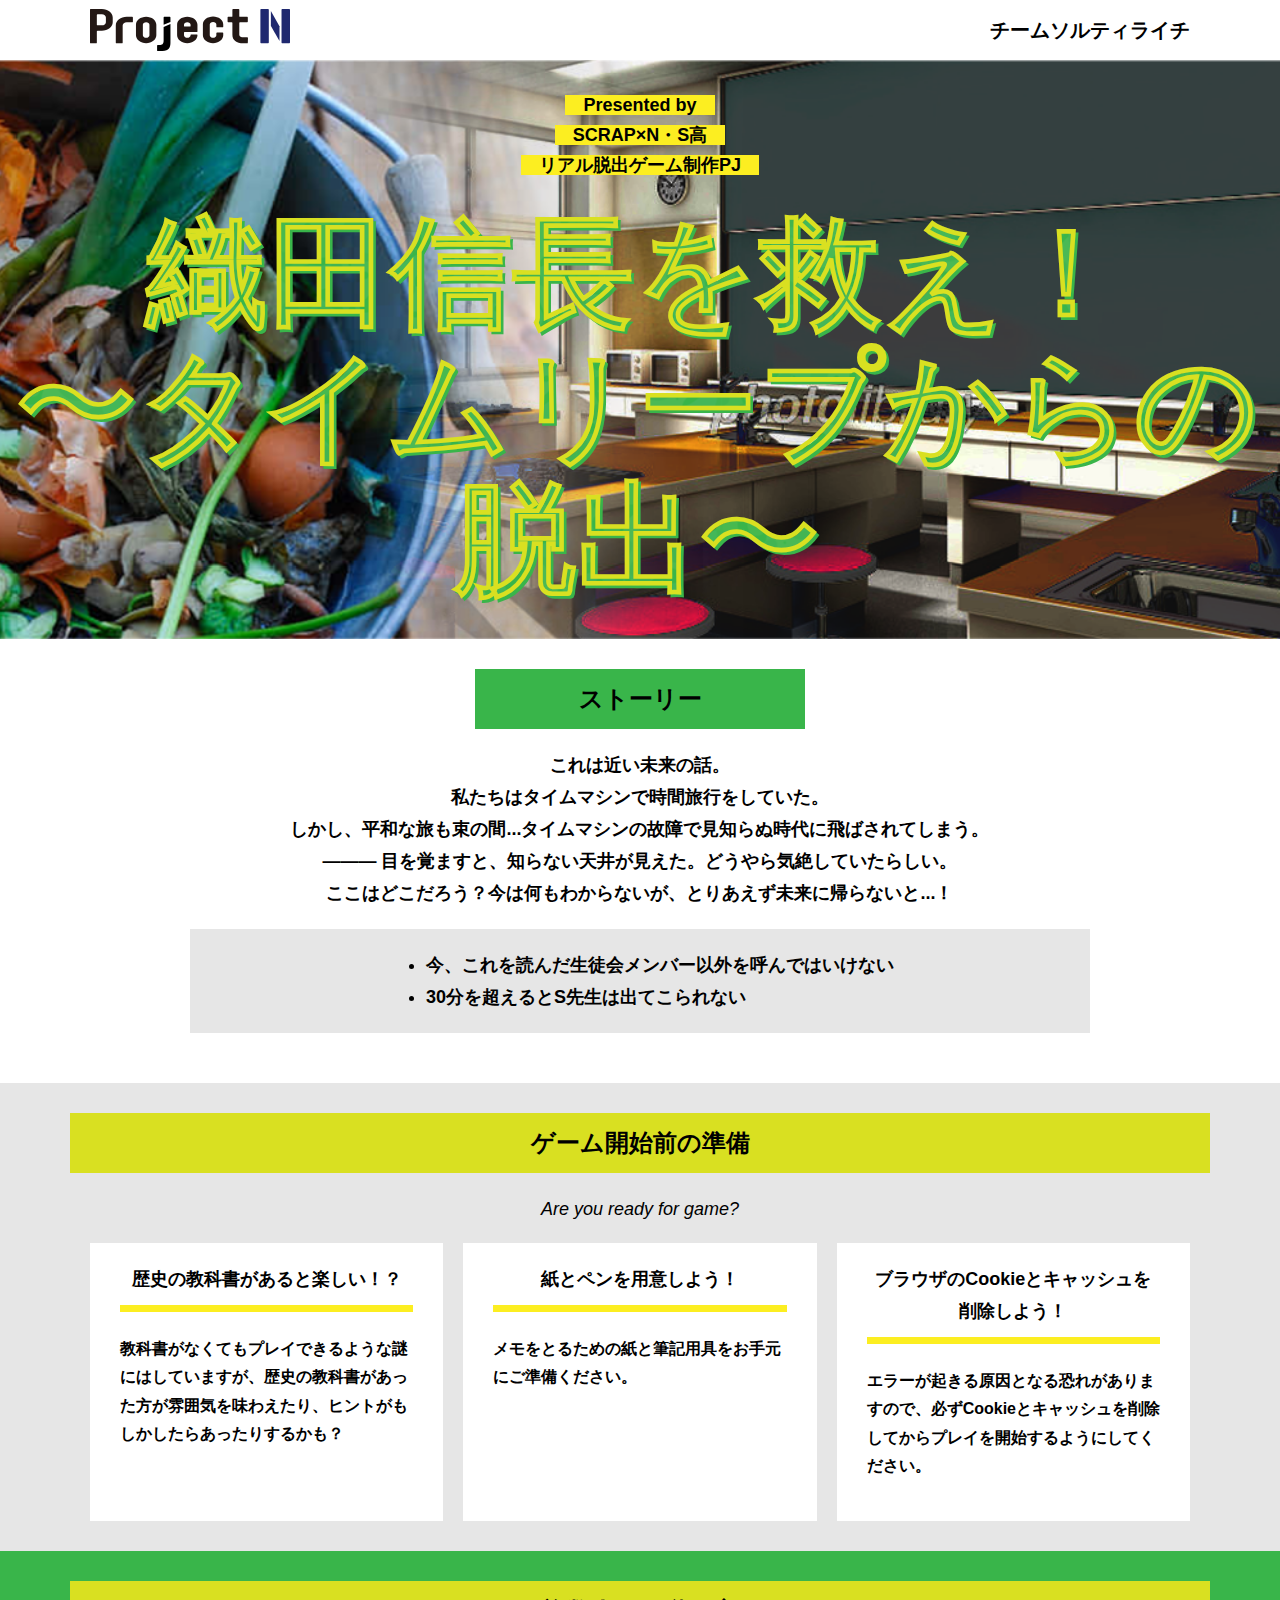
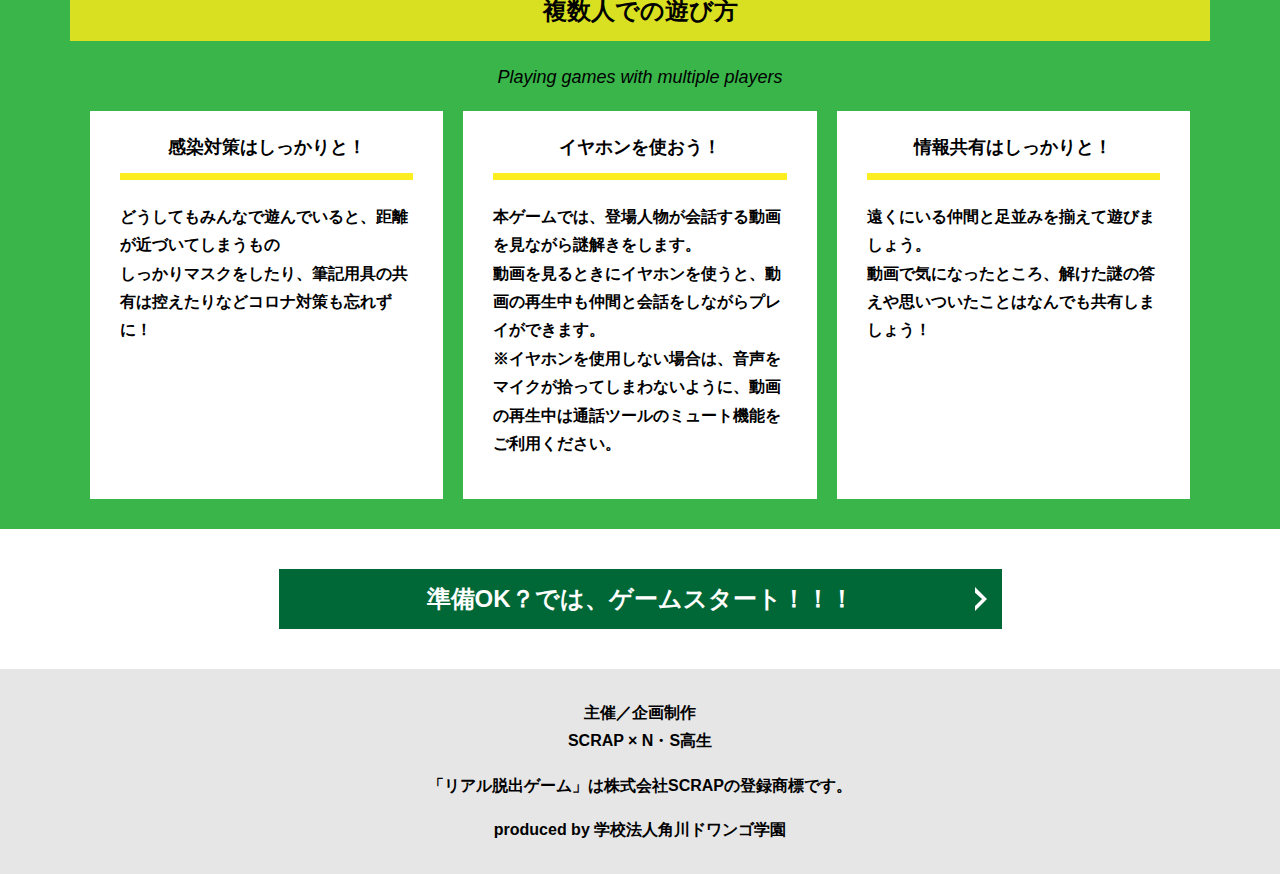
<file: index.html>
<!DOCTYPE html>
<html lang="en">
<head>
  <meta charset="UTF-8">
  <meta http-equiv="X-UA-Compatible" content="IE=edge">
  <meta name="viewport" content="width=device-width, initial-scale=1.0">
  <title>織田信長を救え！〜タイムリープからの脱出〜 │ Project N</title>
  <link rel="stylesheet" href="assets/css/normalize.css">
  <link rel="stylesheet" href="assets/css/style.css">
</head>
<body>
  <svg width="0" height="0" class="hidden">
    <symbol xmlns="http://www.w3.org/2000/svg" viewBox="0 0 12.47 24.94" id="arrow" class="arrow_svg">
      <title>arrow</title>
      <polygon points="0 24.94 0 19.66 7.35 12.47 0 5.92 0 0 12.47 12.47 0 24.94"/>
    </symbol>
  </svg>
  <header class="header">
    <div class="container">
      <div class="header__logo"><img src="assets/images/logo.svg" alt="Project N"></div>
      <div class="header__name">チームソルティライチ</div>
    </div>
  </header>
  <main class="main index-page">
    <!-- タイトルエリア　ここから -->
    <div class="top-image">
      <div class="sub-title"><span class="sub-title__bg">Presented by</span><br><span class="sub-title__bg">SCRAP×N・S高</span><br><span class="sub-title__bg">リアル脱出ゲーム制作PJ</span></div>
      <div class="main-title__wrapper">
        <h1 class="main-title">織田信長を救え！<br>
          〜タイムリープからの脱出〜</h1>
        <div class="main-title main-title--shadow">織田信長を救え！<br>
          〜タイムリープからの脱出〜</div>
      </div>
    </div>
    <!-- タイトルエリア　ここまで -->
    <section class="section section--story">
      <div class="container">
        <h2 class="section-title section-title--keycolor section-title--story">ストーリー</h2>
        <div class="story">
          <p class="text-center">これは近い未来の話。<br>
            私たちはタイムマシンで時間旅行をしていた。<br>
            しかし、平和な旅も束の間...タイムマシンの故障で見知らぬ時代に飛ばされてしまう。<br>
            ——— 目を覚ますと、知らない天井が見えた。どうやら気絶していたらしい。<br>
            ここはどこだろう？今は何もわからないが、とりあえず未来に帰らないと...！</p>

          <div class="story__note__outer bg-color--gray">
            <ul class="story__note">
              <li>今、これを読んだ生徒会メンバー以外を呼んではいけない</li>
              <li>30分を超えるとS先生は出てこられない</li>
            </ul>
          </div>
      </div>
    </section>
    <section class="section bg-color--gray">
      <div class="container">
        <h2 class="section-title">ゲーム開始前の準備</h2>
        <p class="font-eng text-center">Are you ready for game?</p>
        <div class="row">
          <div class="col-3">
            <div class="card">
              <h3 class="card__title">歴史の教科書があると楽しい！？</h3>
              <p class="card__content">教科書がなくてもプレイできるような謎にはしていますが、歴史の教科書があった方が雰囲気を味わえたり、ヒントがもしかしたらあったりするかも？</p>
            </div>
          </div>
          <div class="col-3">
            <div class="card">
              <h3 class="card__title">紙とペンを用意しよう！</h3>
              <p class="card__content">メモをとるための紙と筆記用具をお手元にご準備ください。</p>
            </div>
          </div>
          <div class="col-3">
            <div class="card">
              <h3 class="card__title">ブラウザのCookieとキャッシュを<br>削除しよう！</h3>
              <p class="card__content">エラーが起きる原因となる恐れがありますので、必ずCookieとキャッシュを削除してからプレイを開始するようにしてください。</p>
            </div>
          </div>
        </div>
      </div>
    </section>
    <section class="section bg-color--keycolor">
      <div class="container">
        <h2 class="section-title">複数人での遊び方</h2>
        <p class="font-eng text-center">Playing games with multiple players</p>
        <div class="row">
          <div class="col-3">
            <div class="card">
              <h3 class="card__title">感染対策はしっかりと！</h3>
              <p class="card__content">
                どうしてもみんなで遊んでいると、距離が近づいてしまうもの<br>
                しっかりマスクをしたり、筆記用具の共有は控えたりなどコロナ対策も忘れずに！</p>
            </div>
          </div>
          <div class="col-3">
            <div class="card">
              <h3 class="card__title">イヤホンを使おう！</h3>
              <p class="card__content">本ゲームでは、登場人物が会話する動画を見ながら謎解きをします。<br>
                動画を見るときにイヤホンを使うと、動画の再生中も仲間と会話をしながらプレイができます。<br>
                ※イヤホンを使用しない場合は、音声をマイクが拾ってしまわないように、動画の再生中は通話ツールのミュート機能をご利用ください。</p>
            </div>
          </div>
          <div class="col-3">
            <div class="card">
              <h3 class="card__title">情報共有はしっかりと！</h3>
              <p class="card__content">遠くにいる仲間と足並みを揃えて遊びましょう。<br>
                動画で気になったところ、解けた謎の答えや思いついたことはなんでも共有しましょう！</p>
            </div>
          </div>
        </div>
      </div>
    </section>
    <section class="section">
      <div class="container">
        <a class="btn" href="main.html">準備OK？では、ゲームスタート！！！<svg class="btn__arrow"><use xlink:href="#arrow"></use></svg></a>
      </div>
    </section>
  </main>
  <footer class="footer section bg-color--gray">
    <div class="container">
      <p class="text-center">主催／企画制作<br>
        SCRAP × N・S高生</p>
      <p class="text-center">「リアル脱出ゲーム」は株式会社SCRAPの登録商標です。</p>
      <p class="text-center">produced by 学校法人角川ドワンゴ学園</p>
    </div>
  </footer>
</body>
</html>
</file>
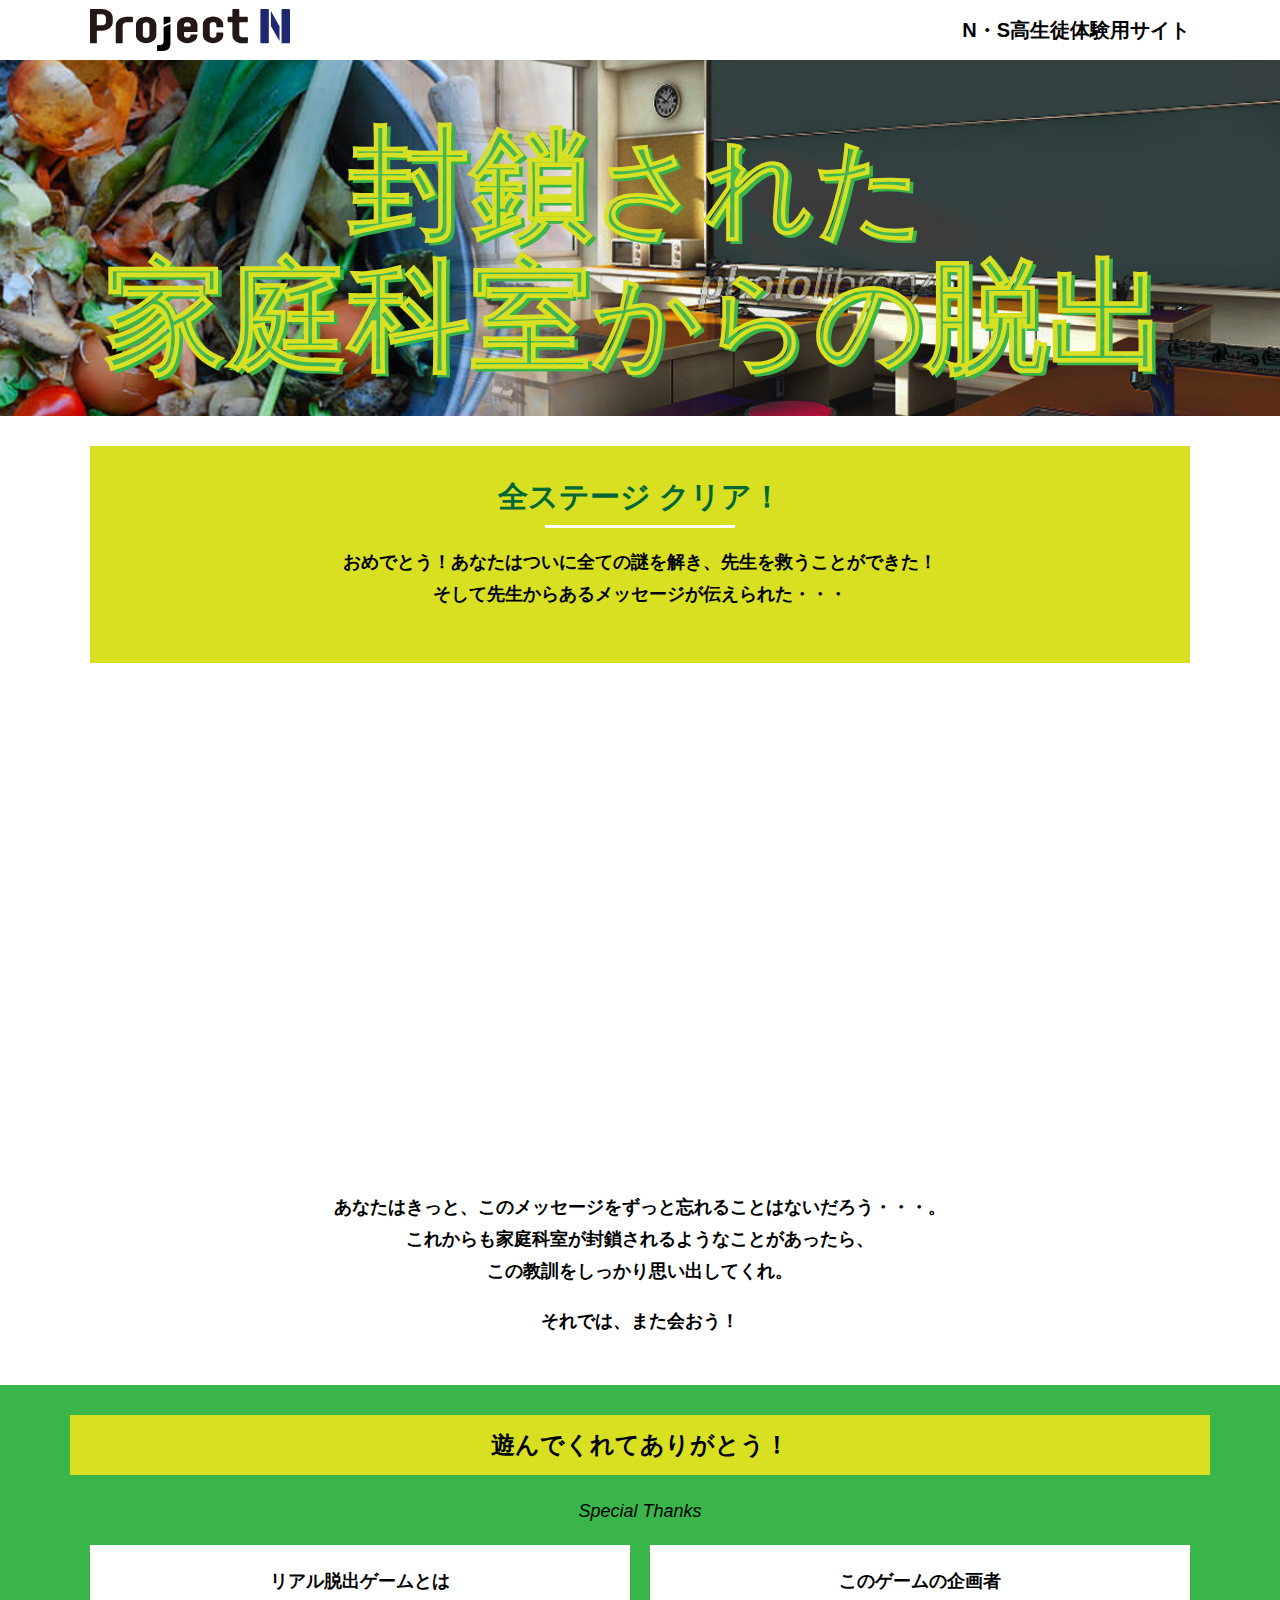
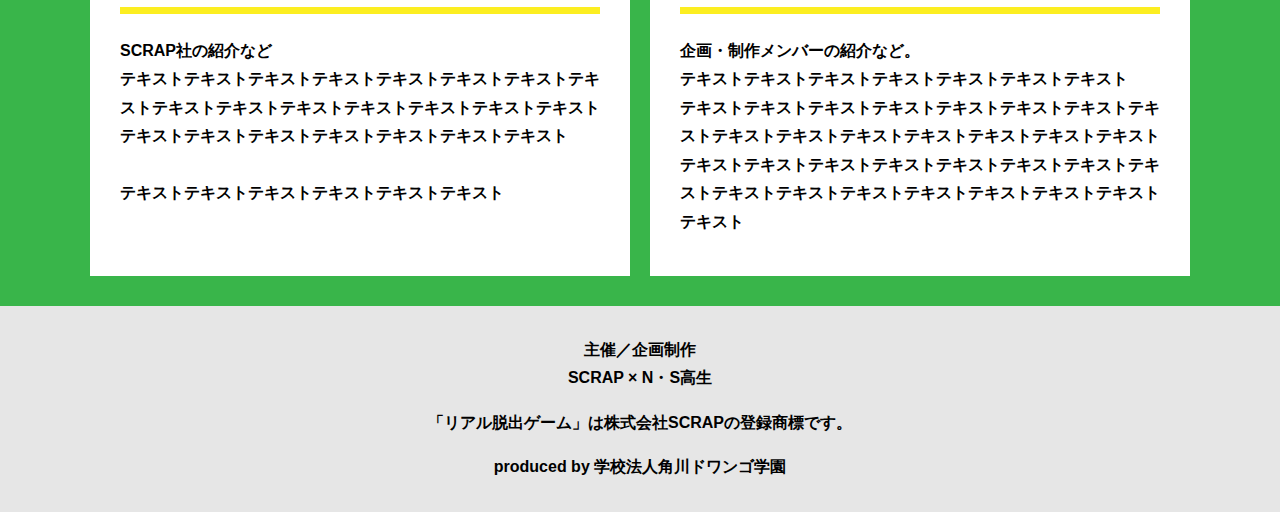
<file: final.html>
<!DOCTYPE html>
<html lang="en">
<head>
  <meta charset="UTF-8">
  <meta http-equiv="X-UA-Compatible" content="IE=edge">
  <meta name="viewport" content="width=device-width, initial-scale=1.0">
  <title>封鎖された家庭科室からの脱出 │ Project N</title>
  <link rel="stylesheet" href="assets/css/normalize.css">
  <link rel="stylesheet" href="assets/css/style.css">
</head>
<body>
  <header class="header">
    <div class="container">
      <div class="header__logo"><img src="assets/images/logo.svg" alt="Project N"></div>
      <div class="header__name">N・S高生徒体験用サイト</div>
    </div>
  </header>
  <main class="main final-page">
    <!-- タイトルエリア　ここから -->
    <div class="top-image">
      <div class="main-title__wrapper">
        <h1 class="main-title">封鎖<span class="main-title--kana">された</span><br>家庭科室<span class="main-title--kana">からの</span>脱出</h1>
        <div class="main-title main-title--shadow">封鎖<span class="main-title--kana">された</span><br>家庭科室<span class="main-title--kana">からの</span>脱出</div>
      </div>
    </div>
    <!-- タイトルエリア　ここまで -->
    <section class="section">
      <div class="container">
        <div class="box bg-color--subcolor">
          <h2 class="section-title--border">全ステージ クリア！</h2>
          <p class="text-center">おめでとう！あなたはついに全ての謎を解き、先生を救うことができた！<br>
            そして先生からあるメッセージが伝えられた・・・</p>
        </div>
      </div>
    </section>
    <section class="section">
      <div class="container">
        <div class="youtube__container">
          <div class="youtube">
            <iframe width="560" height="315" src="https://www.youtube.com/embed/IRyJe-0Uie0?controls=0" title="YouTube video player" frameborder="0" allow="accelerometer; autoplay; clipboard-write; encrypted-media; gyroscope; picture-in-picture" allowfullscreen></iframe>
          </div>
        </div>
        <p class="text-center">あなたはきっと、このメッセージをずっと忘れることはないだろう・・・。<br>
          これからも家庭科室が封鎖されるようなことがあったら、<br>
          この教訓をしっかり思い出してくれ。</p>
        <p class="text-center">それでは、また会おう！</p>
      </div>
    </section>
    <section class="section bg-color--keycolor">
      <div class="container">
        <h2 class="section-title">遊んでくれてありがとう！</h2>
        <p class="font-eng text-center">Special Thanks</p>
        <div class="row">
          <div class="col-2">
            <div class="card">
              <h3 class="card__title">リアル脱出ゲームとは</h3>
              <p class="card__content">SCRAP社の紹介など<br>
                テキストテキストテキストテキストテキストテキストテキストテキストテキストテキストテキストテキストテキストテキストテキストテキストテキストテキストテキストテキストテキストテキスト<br>
                <br>
                テキストテキストテキストテキストテキストテキスト</p>
            </div>
          </div>
          <div class="col-2">
            <div class="card">
              <h3 class="card__title">このゲームの企画者</h3>
              <p class="card__content">企画・制作メンバーの紹介など。<br>
                テキストテキストテキストテキストテキストテキストテキスト<br>
                テキストテキストテキストテキストテキストテキストテキストテキストテキストテキストテキストテキストテキストテキストテキストテキストテキストテキストテキストテキストテキストテキストテキストテキストテキストテキストテキストテキストテキストテキストテキスト</p>
            </div>
          </div>
        </div>
      </div>
    </section>
  </main>
  <footer class="footer section bg-color--gray">
    <div class="container">
      <p class="text-center">主催／企画制作<br>
        SCRAP × N・S高生</p>
      <p class="text-center">「リアル脱出ゲーム」は株式会社SCRAPの登録商標です。</p>
      <p class="text-center">produced by 学校法人角川ドワンゴ学園</p>
    </div>
  </footer>
</body>
</html>
</file>
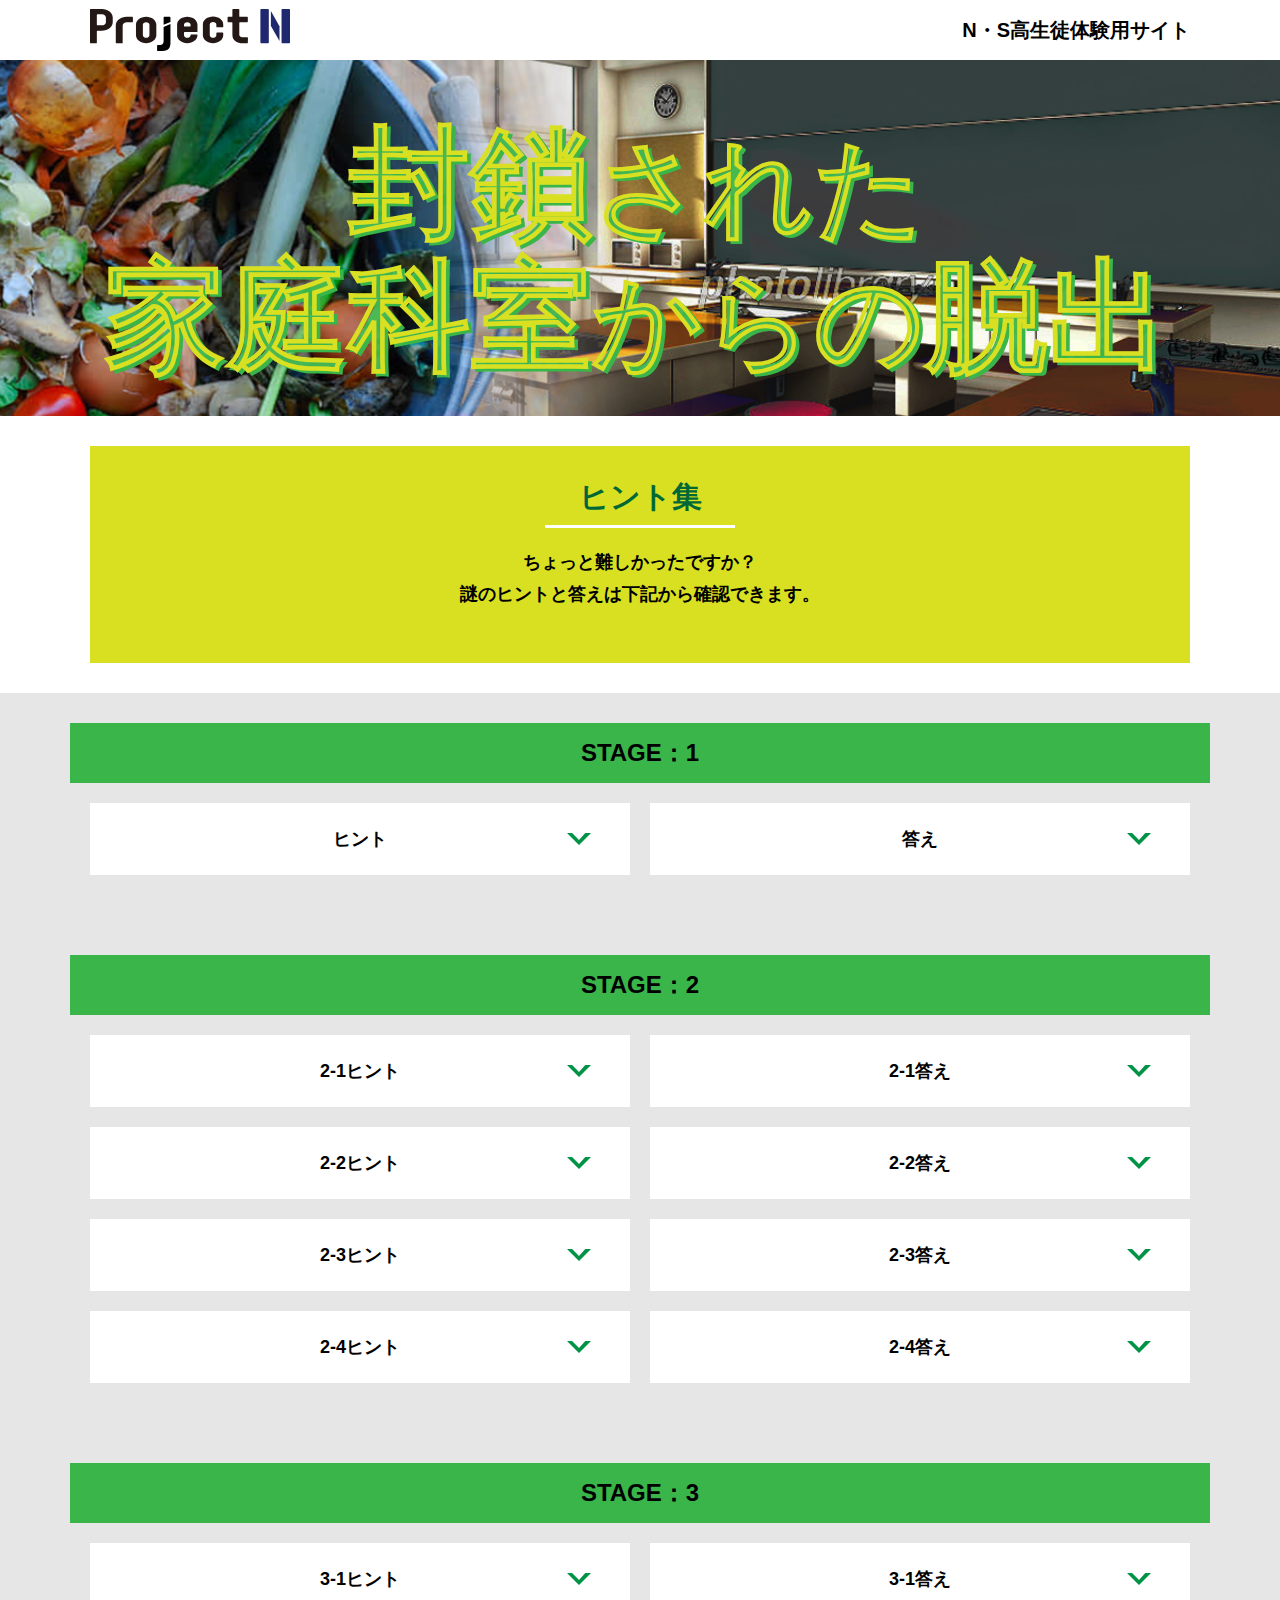
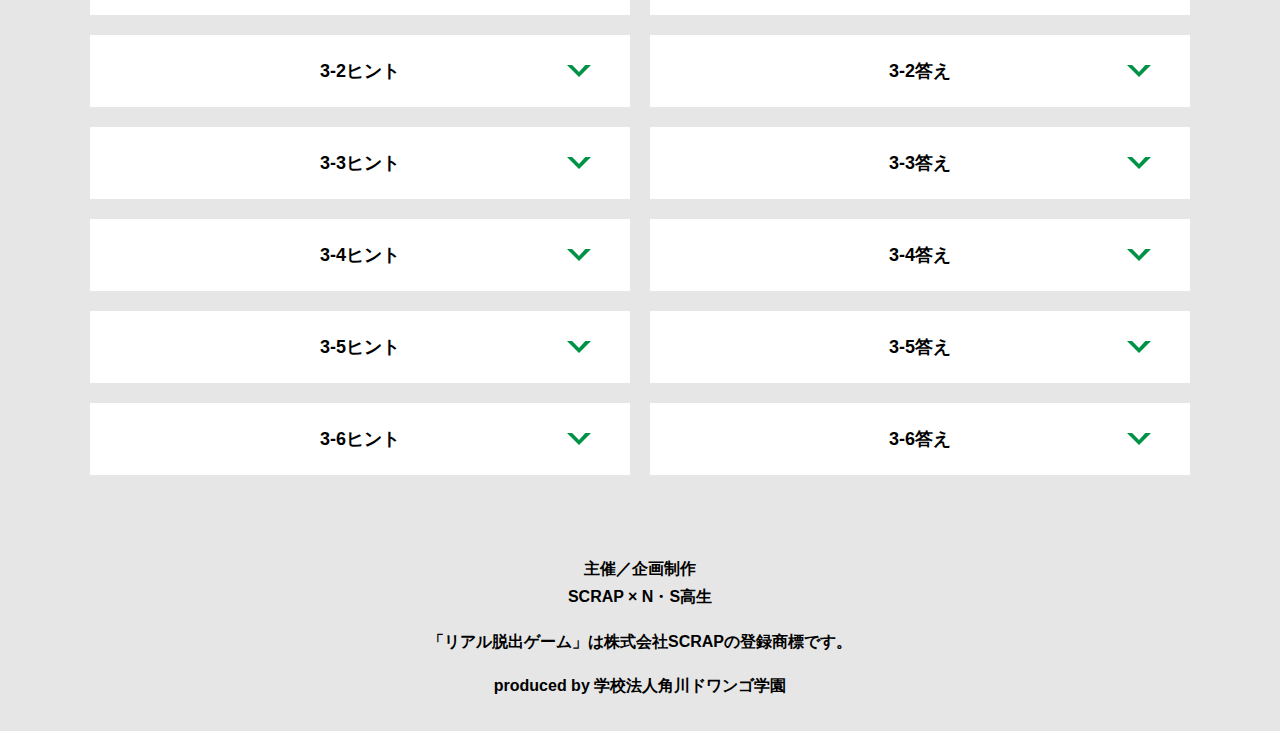
<file: hint.html>
<!DOCTYPE html>
<html lang="en">
<head>
  <meta charset="UTF-8">
  <meta http-equiv="X-UA-Compatible" content="IE=edge">
  <meta name="viewport" content="width=device-width, initial-scale=1.0">
  <title>ヒント │ 封鎖された家庭科室からの脱出 │ Project N</title>
  <link rel="stylesheet" href="assets/css/normalize.css">
  <link rel="stylesheet" href="assets/css/style.css">
</head>
<body>
  <svg width="0" height="0" class="hidden">
    <symbol xmlns="http://www.w3.org/2000/svg" viewBox="0 0 12.47 24.94" id="arrow" class="arrow_svg">
      <title>arrow</title>
      <polygon points="0 24.94 0 19.66 7.35 12.47 0 5.92 0 0 12.47 12.47 0 24.94"/>
    </symbol>
  </svg>
  <header class="header">
    <div class="container">
      <div class="header__logo"><img src="assets/images/logo.svg" alt="Project N"></div>
      <div class="header__name">N・S高生徒体験用サイト</div>
    </div>
  </header>
  <main class="main hint-page">
    <!-- タイトルエリア　ここから -->
    <div class="top-image">
      <div class="main-title__wrapper">
        <h1 class="main-title">封鎖<span class="main-title--kana">された</span><br>家庭科室<span class="main-title--kana">からの</span>脱出</h1>
        <div class="main-title main-title--shadow">封鎖<span class="main-title--kana">された</span><br>家庭科室<span class="main-title--kana">からの</span>脱出</div>
      </div>
    </div>
    <!-- タイトルエリア　ここまで -->
    <section class="section">
      <div class="container">
        <div class="box bg-color--subcolor">
          <h2 class="section-title--border">ヒント集</h2>
          <p class="text-center">ちょっと難しかったですか？<br>
            謎のヒントと答えは下記から確認できます。</p>
        </div>
      </div>
    </section>
    <!-- STAGE1ヒント　ここから -->
    <section id="stage1" class="section bg-color--gray">
      <div class="container">
        <h2 class="section-title section-title--keycolor">STAGE：1</h2>
        <div class="row">
          <div class="col-2">
            <div class="card">
              <h3 class="card__title">ヒント<svg class="card__arrow"><use xlink:href="#arrow"></use></svg></h3>
              <p class="card__content">動画を最後までみてみよう！</p>
            </div>
          </div>
          <div class="col-2">
            <div class="card">
              <h3 class="card__title">答え<svg class="card__arrow"><use xlink:href="#arrow"></use></svg></h3>
              <p class="card__content">あああ</p>
            </div>
          </div>
        </div>
      </div>
    </section>
    <!-- STAGE1ヒント　ここまで -->
    <!-- STAGE2ヒント　ここから -->
    <section id="stage2" class="section bg-color--gray">
      <div class="container">
        <h2 class="section-title section-title--keycolor">STAGE：2</h2>
        <div class="row">
          <div class="col-2">
            <div class="card">
              <h3 class="card__title">2-1ヒント<svg class="card__arrow"><use xlink:href="#arrow"></use></svg></h3>
              <p class="card__content">テキストテキストテキストテキストテキスト</p>
            </div>
            <div class="card">
              <h3 class="card__title">2-2ヒント<svg class="card__arrow"><use xlink:href="#arrow"></use></svg></h3>
              <p class="card__content">テキストテキストテキストテキストテキストテキストテキストテキストテキストテキスト</p>
            </div>
            <div class="card">
              <h3 class="card__title">2-3ヒント<svg class="card__arrow"><use xlink:href="#arrow"></use></svg></h3>
              <p class="card__content">テキストテキストテキストテキストテキスト</p>
            </div>
            <div class="card">
              <h3 class="card__title">2-4ヒント<svg class="card__arrow"><use xlink:href="#arrow"></use></svg></h3>
              <p class="card__content">テキストテキストテキストテキストテキスト</p>
            </div>
          </div>
          <div class="col-2">
            <div class="card">
              <h3 class="card__title">2-1答え<svg class="card__arrow"><use xlink:href="#arrow"></use></svg></h3>
              <p class="card__content">いいい</p>
            </div>
            <div class="card">
              <h3 class="card__title">2-2答え<svg class="card__arrow"><use xlink:href="#arrow"></use></svg></h3>
              <p class="card__content">ううう</p>
            </div>
            <div class="card">
              <h3 class="card__title">2-3答え<svg class="card__arrow"><use xlink:href="#arrow"></use></svg></h3>
              <p class="card__content">えええ</p>
            </div>
            <div class="card">
              <h3 class="card__title">2-4答え<svg class="card__arrow"><use xlink:href="#arrow"></use></svg></h3>
              <p class="card__content">おおお</p>
            </div>
          </div>
        </div>
      </div>
    </section>
    <!-- STAGE2ヒント　ここまで -->
    <!-- STAGE3ヒント　ここから -->
    <section id="stage3" class="section bg-color--gray">
      <div class="container">
        <h2 class="section-title section-title--keycolor">STAGE：3</h2>
        <div class="row">
          <div class="col-2">
            <div class="card">
              <h3 class="card__title">3-1ヒント<svg class="card__arrow"><use xlink:href="#arrow"></use></svg></h3>
              <p class="card__content">テキストテキストテキストテキストテキスト</p>
            </div>
            <div class="card">
              <h3 class="card__title">3-2ヒント<svg class="card__arrow"><use xlink:href="#arrow"></use></svg></h3>
              <p class="card__content">テキストテキストテキストテキストテキストテキストテキストテキストテキストテキスト</p>
            </div>
            <div class="card">
              <h3 class="card__title">3-3ヒント<svg class="card__arrow"><use xlink:href="#arrow"></use></svg></h3>
              <p class="card__content">テキストテキストテキストテキストテキスト</p>
            </div>
            <div class="card">
              <h3 class="card__title">3-4ヒント<svg class="card__arrow"><use xlink:href="#arrow"></use></svg></h3>
              <p class="card__content">テキストテキストテキストテキストテキスト</p>
            </div>
            <div class="card">
              <h3 class="card__title">3-5ヒント<svg class="card__arrow"><use xlink:href="#arrow"></use></svg></h3>
              <p class="card__content">テキストテキストテキストテキストテキスト</p>
            </div>
            <div class="card">
              <h3 class="card__title">3-6ヒント<svg class="card__arrow"><use xlink:href="#arrow"></use></svg></h3>
              <p class="card__content">テキストテキストテキストテキストテキスト</p>
            </div>
          </div>
          <div class="col-2">
            <div class="card">
              <h3 class="card__title">3-1答え<svg class="card__arrow"><use xlink:href="#arrow"></use></svg></h3>
              <p class="card__content">かかか</p>
            </div>
            <div class="card">
              <h3 class="card__title">3-2答え<svg class="card__arrow"><use xlink:href="#arrow"></use></svg></h3>
              <p class="card__content">ききき</p>
            </div>
            <div class="card">
              <h3 class="card__title">3-3答え<svg class="card__arrow"><use xlink:href="#arrow"></use></svg></h3>
              <p class="card__content">くくく</p>
            </div>
            <div class="card">
              <h3 class="card__title">3-4答え<svg class="card__arrow"><use xlink:href="#arrow"></use></svg></h3>
              <p class="card__content">けけけ</p>
            </div>
            <div class="card">
              <h3 class="card__title">3-5答え<svg class="card__arrow"><use xlink:href="#arrow"></use></svg></h3>
              <p class="card__content">こここ</p>
            </div>
            <div class="card">
              <h3 class="card__title">3-6答え<svg class="card__arrow"><use xlink:href="#arrow"></use></svg></h3>
              <p class="card__content">さささ</p>
            </div>
          </div>
        </div>
      </div>
    </section>
    <!-- STAGE3ヒント　ここまで -->
  </main>
  <footer class="footer section bg-color--gray">
    <div class="container">
      <p class="text-center">主催／企画制作<br>
        SCRAP × N・S高生</p>
      <p class="text-center">「リアル脱出ゲーム」は株式会社SCRAPの登録商標です。</p>
      <p class="text-center">produced by 学校法人角川ドワンゴ学園</p>
    </div>
  </footer>
  <script src="assets/js/hint.js"></script>
</body>
</html>
</file>
<file: assets/css/style.css>
@charset "UTF-8";
/****************************
 * 共通CSSのテンプレートです。
*****************************/
html {
  font-size: 18px;
}

body {
  overflow-x: hidden;
  font-family: "游ゴシック体", "Yu Gothic", YuGothic, "ヒラギノ角ゴ Pro", "Hiragino Kaku Gothic Pro", "メイリオ", "Meiryo", sans-serif;
  font-size: 18px;
  line-height: 1.77778;
  font-weight: bold;
  text-decoration: none;
  border: none;
  list-style: none;
  color: #000;
  margin: 0;
}

img {
  width: 100%;
}

figure {
  margin: 0;
}

figcaption {
  margin-top: 30px;
  font-size: 14px;
}

@media screen and (max-width: 767px) {
  figcaption {
    font-size: 13px;
  }
}

input[type=text] {
  font-size: 18px;
  border: none;
  padding: 25px 35px;
}

::-webkit-input-placeholder {
  color: #999;
}

:-ms-input-placeholder {
  color: #999;
}

::-ms-input-placeholder {
  color: #999;
}

::placeholder {
  color: #999;
}

button {
  cursor: pointer;
  display: block;
  border: none;
  margin: 0 auto;
  background-color: #006837;
  color: #fff;
  width: 287px;
  height: 55px;
}

/*******************
* Layout
*******************/
.section {
  padding-top: 30px;
  padding-bottom: 30px;
}

.section--clear {
  /* ステージクリア画面 */
  position: fixed;
  display: none;
  /* 読み込み時に一瞬表示されるのを防ぐ */
  -webkit-box-pack: center;
      -ms-flex-pack: center;
          justify-content: center;
  -webkit-box-align: center;
      -ms-flex-align: center;
          align-items: center;
  top: 0;
  bottom: 0;
  left: 0;
  right: 0;
  z-index: 200;
}

.section--clear.isClear {
  display: -webkit-box;
  display: -ms-flexbox;
  display: flex;
}

.container {
  width: 1100px;
  padding-left: 20px;
  padding-right: 20px;
  margin: 0 auto;
}

@media screen and (max-width: 1100px) {
  .container {
    width: calc(100% - 40px);
  }
}

.row {
  display: -webkit-box;
  display: -ms-flexbox;
  display: flex;
  -ms-flex-line-pack: stretch;
      align-content: stretch;
  -ms-flex-wrap: wrap;
      flex-wrap: wrap;
  margin: -10px;
}

.stage .row {
  margin: -10px -20px;
}

.col-3 {
  width: calc((100% / 3) - 20px);
  margin: 10px;
}

.col-2 {
  width: calc(50% - 20px);
  margin: 10px;
}

.stage .col-2 {
  width: calc(50% - 40px);
  margin: 10px 20px;
}

.card {
  background-color: #fff;
  margin-bottom: 20px;
  height: 100%;
}

.card__title {
  font-size: 18px;
  text-align: center;
  margin: 0;
  padding: 20px 30px;
  position: relative;
  cursor: pointer;
}

.card__content {
  -webkit-transition: all 0.3s;
  transition: all 0.3s;
  font-size: 16px;
  padding: 20px 30px;
  margin: 0;
  position: relative;
}

.card__content::before {
  display: block;
  content: '';
  width: calc(100% - 60px);
  height: 7px;
  background-color: #fcee21;
  position: absolute;
  top: -10px;
  left: 30px;
}

.hint-page .card {
  height: auto;
}

.hint-page .card__content {
  display: none;
  text-align: center;
}

.hint-page .card__arrow {
  position: absolute;
  top: calc(50% - 12px);
  right: 45px;
  -webkit-transform: rotate(90deg);
          transform: rotate(90deg);
  -webkit-transition: all 0.3s;
  transition: all 0.3s;
  fill: #009245;
  width: 12px;
  height: 24px;
}

.hint-page .card.is-open .card__content {
  display: block;
}

.hint-page .card.is-open .card__arrow {
  -webkit-transform: rotate(-90deg);
          transform: rotate(-90deg);
}

.box {
  padding: 35px 30px;
}

.youtube {
  position: relative;
  width: 100%;
  padding-top: 56.25%;
}

.youtube iframe {
  position: absolute;
  top: 0;
  left: 0;
  width: 100%;
  height: 100%;
}

.youtube__container {
  max-width: 800px;
  margin: 0 auto;
}

/*********************
* Color
*********************/
.bg-color--keycolor {
  background-color: #39b54a;
}

.bg-color--subcolor {
  background-color: #d9e021;
}

.bg-color--gray {
  background-color: #e6e6e6;
}

/*********************
* title
**********************/
.main-title {
  text-align: center;
  font-size: 122px;
  line-height: 1.09016;
  font-weight: bold;
  color: #39b54a;
  margin: 0;
}

.main-title__wrapper {
  position: relative;
}

.main-title--kana {
  font-size: 108px;
}

.main-title--shadow {
  position: absolute;
  top: 0;
  left: 0;
  width: 100%;
  color: transparent;
  background-image: url("../images/title_bg.png");
  -webkit-transform: translate(-3.5px, -3.5px);
          transform: translate(-3.5px, -3.5px);
  -webkit-background-clip: text;
  -webkit-text-stroke-color: #d9e021;
  -webkit-text-stroke-width: 0.75px;
}

.sub-title {
  text-align: center;
  font-size: 18px;
  line-height: 1.66667;
}

.sub-title__bg {
  background-color: #fcee21;
  padding-left: 1rem;
  padding-right: 1rem;
}

.section-title {
  font-size: 24px;
  line-height: 1.75;
  text-align: center;
  padding: 9px 20px;
  background-color: #d9e021;
  margin: 0 -20px 20px -20px;
}

.section-title__stage {
  display: inline-block;
  margin-right: 2rem;
}

.section-title--keycolorlight {
  background-color: #8cc63f;
}

.section-title--keycolorlight .section-title__stage {
  color: #fff;
}

.section-title--keycolor {
  background-color: #39b54a;
}

.section-title--story {
  width: 290px;
  margin: 0 auto 20px;
}

.section-title--border {
  position: relative;
  font-size: 30px;
  text-align: center;
  line-height: 1.06667;
  margin: 0;
  padding-bottom: 15px;
  color: #006837;
}

.section-title--border::after {
  position: absolute;
  bottom: 0;
  left: calc(50% - 95px);
  display: block;
  content: '';
  background-color: #fff;
  height: 2.6px;
  width: 190px;
}

/******************
* text
******************/
.font-eng {
  font-style: italic;
  font-weight: normal;
}

/*************************
* Button
*************************/
.btn {
  display: block;
  text-decoration: none;
  cursor: pointer;
  background-color: #006837;
  color: #fff;
  font-size: 24px;
  line-height: 1.54167;
  text-align: center;
  padding: 11.5px;
  width: calc(100% - 40px);
  max-width: 700px;
  margin: 10px auto;
  position: relative;
}

.btn:hover {
  opacity: 0.7;
}

.btn__arrow {
  position: absolute;
  top: calc(50% - 12px);
  right: 15px;
  fill: #fff;
  width: 12px;
  height: 24px;
}

/****************
* header
*****************/
.header {
  background-color: #fff;
  height: 60px;
}

.header .container {
  display: -webkit-box;
  display: -ms-flexbox;
  display: flex;
  -webkit-box-pack: justify;
      -ms-flex-pack: justify;
          justify-content: space-between;
  -webkit-box-align: center;
      -ms-flex-align: center;
          align-items: center;
  height: 100%;
}

.header__logo {
  width: 200px;
  height: 42.8px;
}

.header__name {
  font-size: 20px;
  line-height: 1.1;
}

.footer {
  font-size: 16px;
}

.footer p:first-child {
  margin-top: 0;
}

.footer p:last-child {
  margin-bottom: 0;
}

/********************
* main
********************/
.top-image {
  background-image: url("../images/top-image.png");
  background-repeat: no-repeat;
  background-size: cover;
  background-position: center;
  padding-top: 30px;
  padding-bottom: 30px;
}

.main-title__wrapper {
  margin: 30px 0 0;
}

.story__note {
  margin: 0;
}

.story__note__outer {
  width: 860px;
  display: -webkit-box;
  display: -ms-flexbox;
  display: flex;
  padding: 20px;
  margin: 20px auto;
  -webkit-box-pack: center;
      -ms-flex-pack: center;
          justify-content: center;
}

@media screen and (max-width: 940px) {
  .story__note__outer {
    width: calc(100% - 40px);
  }
}

.stage-column__container + .stage-column__container {
  border-top: 2px solid #fff;
}

.answer {
  font-size: 18px;
  margin-bottom: 20px;
  line-height: 80px;
  word-spacing: 20px;
}

.answer + .answer {
  margin-top: 40px;
}

.answer__container {
  margin-top: 80px;
}

.answer__1word {
  display: block;
  margin: 0 auto;
  width: 510px;
}

.answer__incolumn {
  width: calc(100% - 70px);
}

.err-message {
  color: #c1272d;
  font-size: 18px;
  text-align: center;
}

.link-hint {
  text-align: center;
  display: block;
  margin-top: 20px;
}

.clear-message {
  background-color: #d9e021;
  padding: 30px 30px 60px;
  position: relative;
}

.clear-message__title {
  position: relative;
  display: block;
  text-align: center;
  color: #006837;
  font-size: 30px;
  padding-bottom: 10px;
  margin-bottom: 35px;
}

.clear-message__title::after {
  content: '';
  position: absolute;
  display: block;
  width: 183px;
  height: 2px;
  background-color: #fff;
  bottom: 0;
  left: calc(50% - (183px/2));
}

.clear-message__content {
  text-align: center;
}

.clear-message__btn {
  position: absolute;
  bottom: -30px;
  left: calc(50% - 144px);
  width: 288px;
  margin: 0;
}

/********************
* Utility
********************/
.text-center {
  text-align: center;
}

.text-left {
  text-align: left;
}

.text-right {
  text-align: right;
}

.hidden {
  display: none;
}
/*# sourceMappingURL=style.css.map */
</file>
